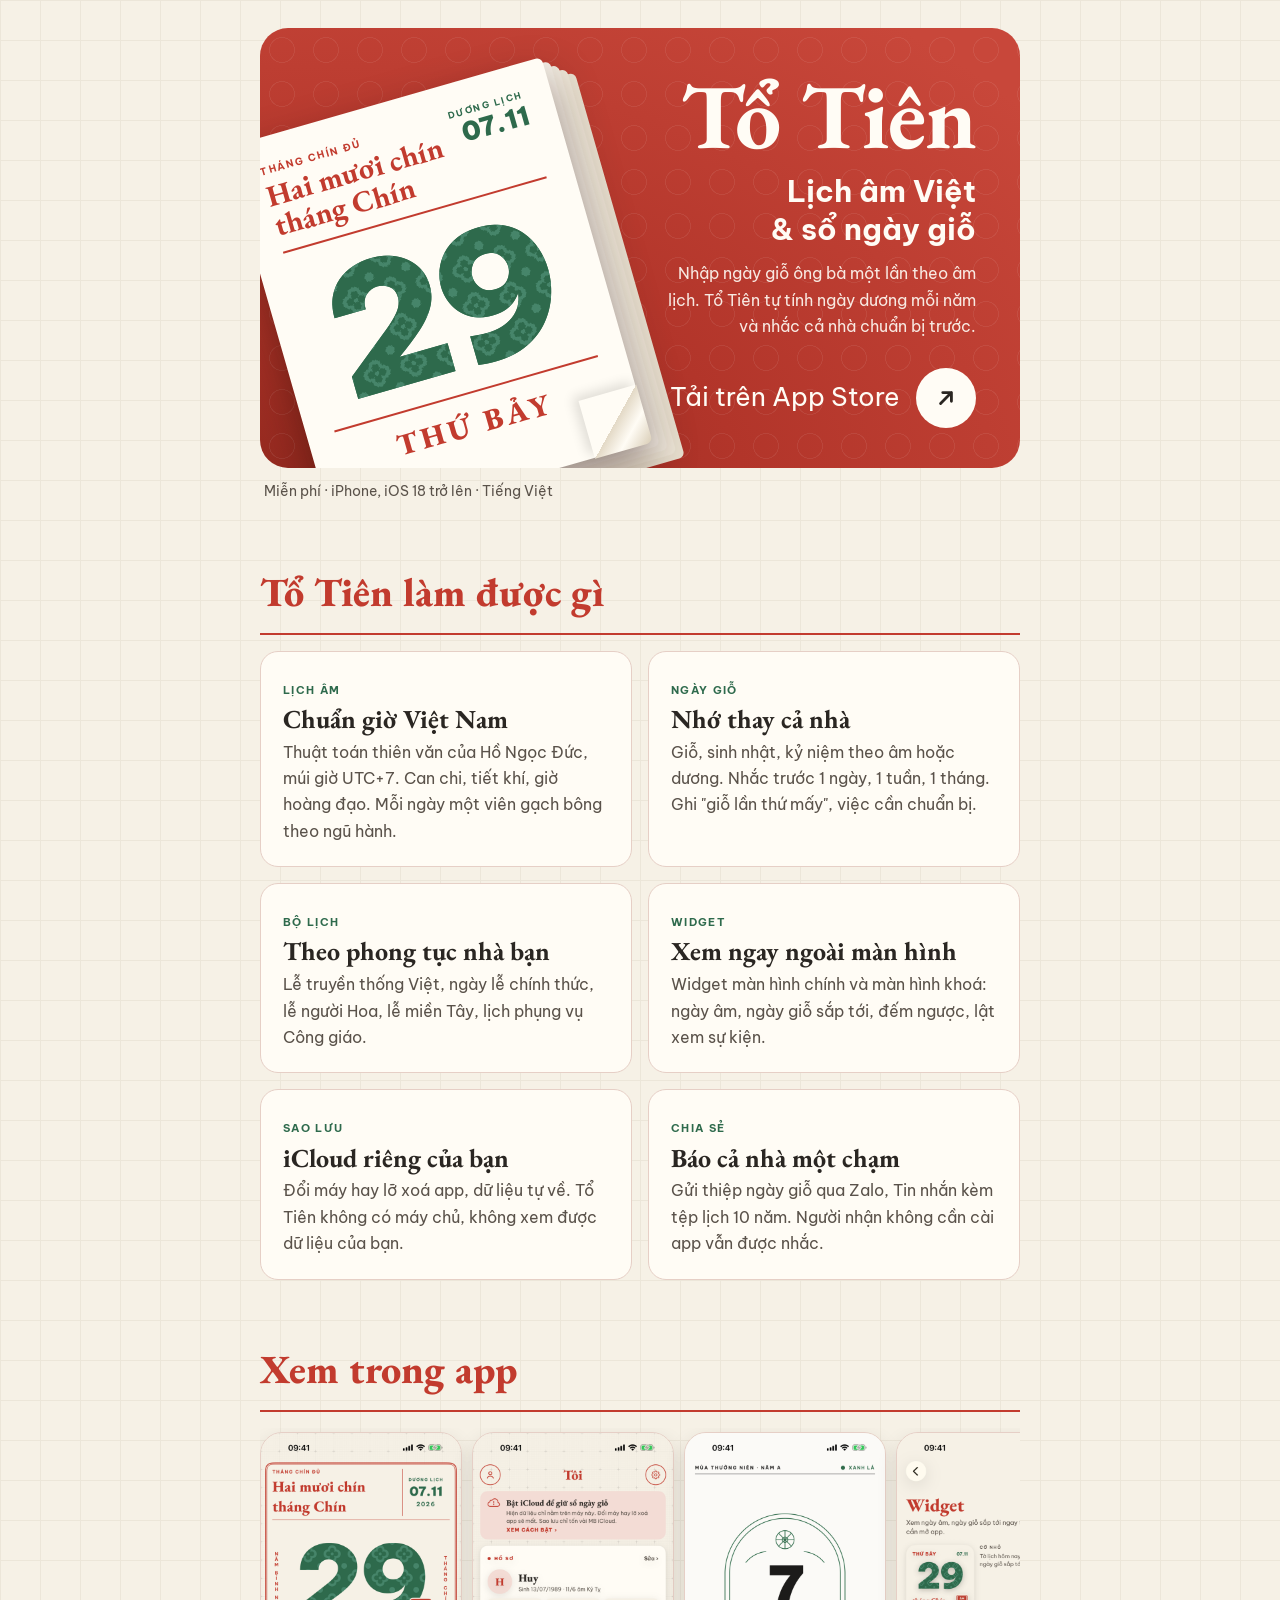
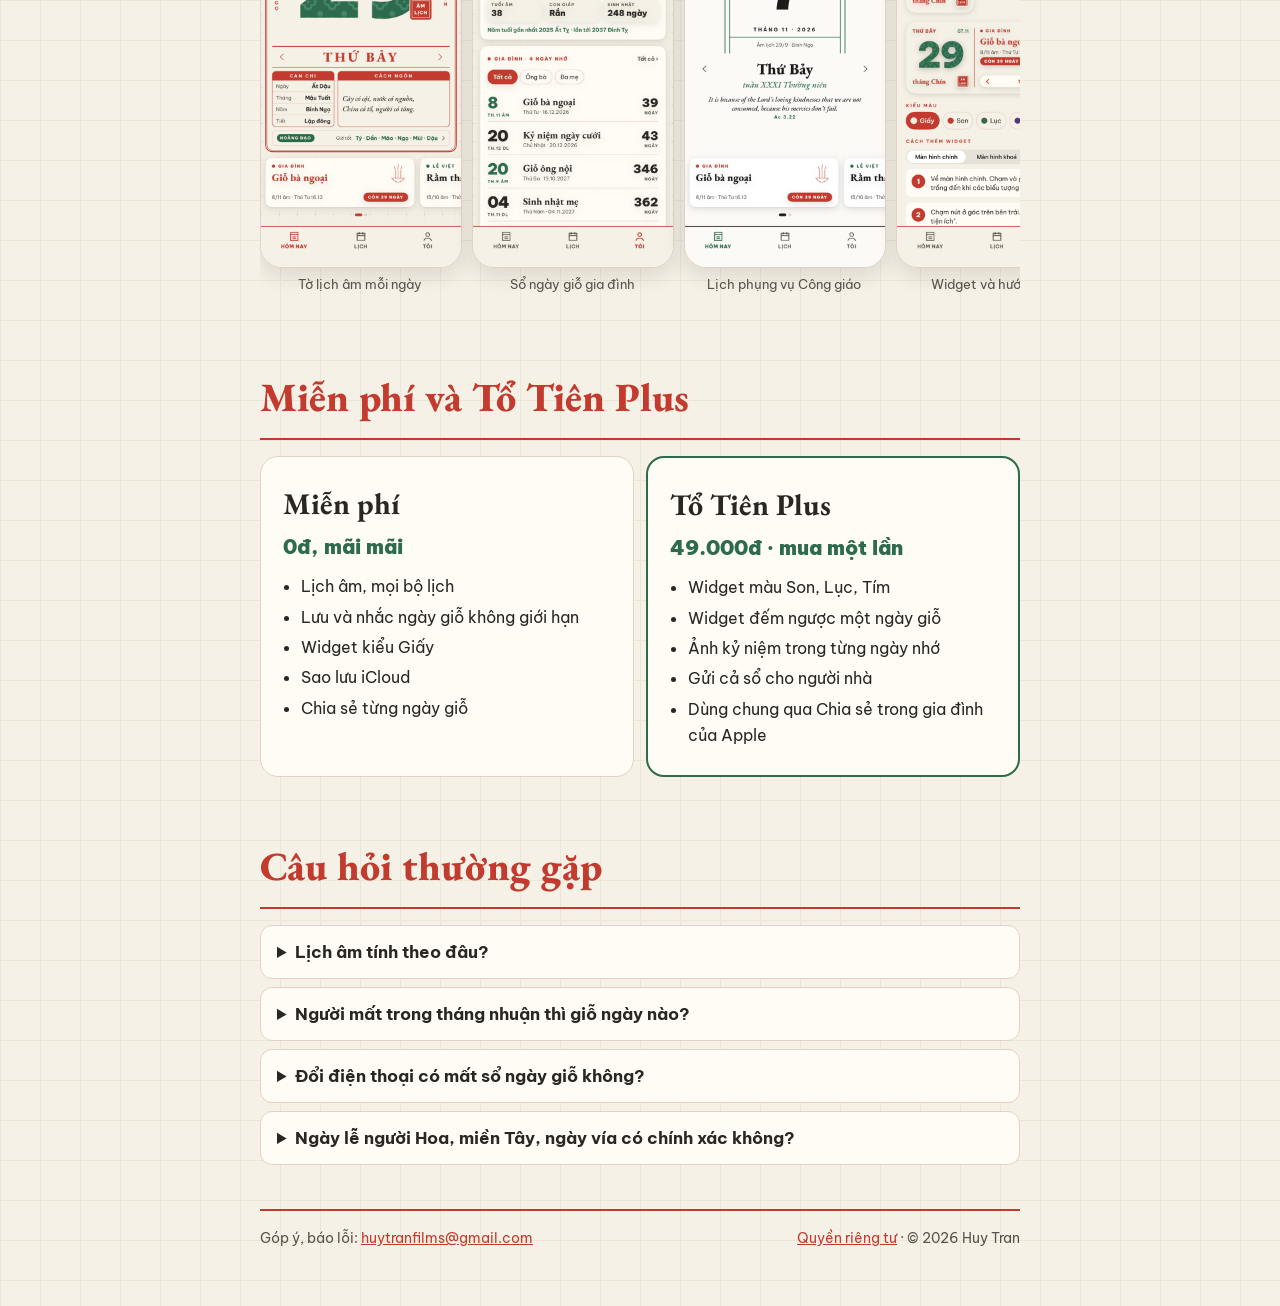
<file: index.html>
<!doctype html>
<html lang="vi"><head><meta charset="utf-8"><meta name="viewport" content="width=device-width,initial-scale=1">
<title>Tổ Tiên · Lịch âm Việt</title>
<meta name="description" content="Lịch âm Việt chuẩn giờ Việt Nam và sổ ngày giỗ gia đình. Nhập ngày giỗ một lần theo âm lịch, Tổ Tiên tự tính ngày dương mỗi năm và nhắc bạn chuẩn bị trước.">
<meta name="apple-itunes-app" content="app-id=6827442692">
<meta property="og:type" content="website">
<meta property="og:site_name" content="Tổ Tiên">
<meta property="og:title" content="Tổ Tiên · Lịch âm Việt & sổ ngày giỗ">
<meta property="og:description" content="Ngày âm chuẩn giờ Việt Nam. Nhớ ngày giỗ ông bà, nhắc trước để chuẩn bị. Miễn phí trên App Store.">
<meta property="og:image" content="https://huytran1307.github.io/totien-site/img/og.png">
<meta property="og:image:width" content="1200">
<meta property="og:image:height" content="630">
<meta property="og:url" content="https://huytran1307.github.io/totien-site/">
<meta name="twitter:card" content="summary_large_image">
<link rel="stylesheet" href="https://fonts.googleapis.com/css2?family=EB+Garamond:wght@700;800&family=Be+Vietnam+Pro:wght@400;700;900&display=swap">
<style>
/* Trang giới thiệu một cột: giấy kẻ ô, viền đôi son, son cho tiêu đề, lục cho điểm nhấn — đúng bộ nhận diện của app. Một giao diện sáng như app. */
:root {
  --paper: #F6F1E6; --ivory: #FFFCF5; --ink: #2A2622; --soft: #5A524A;
  --red: #C23B2E; --green: #2E6A4C; --rule: #E6CFC6; --grid: #ECE6D9;
  --serif: "EB Garamond", Georgia, serif; --sans: "Be Vietnam Pro", system-ui, sans-serif;
  color-scheme: light;
}
body { margin: 0; color: var(--ink); font: 17px/1.65 var(--sans);
  background: var(--paper);
  background-image: linear-gradient(var(--grid) 1px, transparent 1px), linear-gradient(90deg, var(--grid) 1px, transparent 1px);
  background-size: 40px 40px; }
main { max-width: 760px; margin: 0 auto; padding-block: 28px 56px;
  padding-left: max(16px, env(safe-area-inset-left, 0px)); padding-right: max(16px, env(safe-area-inset-right, 0px)); }
a { color: var(--red); }
.hero { position: relative; overflow: hidden; border-radius: 28px; min-height: 420px; color: #FFFCF5;
  background: radial-gradient(120% 140% at 10% 110%, #8E271D 0%, #B2352A 45%, #C8473A 100%); }
.hero::before { content: ""; position: absolute; inset: 0; opacity: .07;
  background-image: radial-gradient(circle at 50% 50%, transparent 38%, #fff 39%, #fff 41%, transparent 42%); background-size: 44px 44px; }
.hero .copy { position: relative; margin-left: auto; width: 54%; min-height: 420px; box-sizing: border-box; padding: 44px 44px 40px 0;
  display: flex; flex-direction: column; justify-content: space-between; align-items: flex-end; text-align: right; gap: 28px; }
.hero h1 { font-family: var(--serif); font-weight: 700; font-size: clamp(56px, 9vw, 92px); line-height: .95; margin: 0; letter-spacing: -1px; }
.hero .lead { font-weight: 700; font-size: clamp(22px, 3.2vw, 30px); line-height: 1.25; margin: 14px 0 0; }
.hero .more { font-size: 16px; opacity: .9; margin: 12px 0 0; max-width: 30ch; margin-left: auto; }
.cta { display: inline-flex; align-items: center; gap: 16px; color: #FFFCF5; text-decoration: none; font-size: clamp(20px, 2.6vw, 26px); }
.cta .btn { width: 60px; height: 60px; border-radius: 50%; background: #FFFCF5; display: grid; place-items: center; flex: none; }
.cta:hover .btn { transform: rotate(8deg); }
.cta .btn { transition: transform .2s ease; }
.stack { position: absolute; left: -36px; top: 120px; transform: rotate(-16deg); transform-origin: left top; }
.sheet { position: absolute; width: 330px; height: 400px; background: #FFFCF5; border-radius: 6px; }
.s5 { left: 28px; top: 24px; background: #E9E1D0; } .s4 { left: 21px; top: 18px; background: #EFE8D9; }
.s3 { left: 14px; top: 12px; background: #F3EDE1; } .s2 { left: 7px; top: 6px; background: #F8F3EA; }
.s1 { left: 0; top: 0; box-shadow: 0 20px 44px rgba(40,10,5,.45); padding: 26px 28px; box-sizing: border-box; color: #C23B2E; }
.s1 .top { display: flex; justify-content: space-between; align-items: flex-start; border-bottom: 2px solid #C23B2E; padding-bottom: 10px; }
.s1 .m { font-family: var(--serif); font-size: 30px; line-height: 1.05; font-weight: 700; white-space: nowrap; }
.s1 .cap { font-weight: 700; font-size: 10px; letter-spacing: .18em; }
.s1 .dl { text-align: right; color: #2E6A4C; font-weight: 900; font-size: 26px; line-height: 1; }
.s1 .dl small { display: block; font-size: 9px; letter-spacing: .2em; font-weight: 700; margin-bottom: 4px; white-space: nowrap; }
.s1 .num { font-weight: 900; font-size: 176px; letter-spacing: -9px; line-height: 1; margin-top: 8px; text-align: center;
  background: url("data:image/svg+xml,%3Csvg%20xmlns%3D%22http%3A//www.w3.org/2000/svg%22%20width%3D%22100%22%20height%3D%22100%22%20viewBox%3D%220%200%20100%20100%22%3E%3Crect%20width%3D%22100%22%20height%3D%22100%22%20fill%3D%22%232E6A4C%22/%3E%3Cg%20fill%3D%22%2346856A%22%3E%3Ccircle%20cx%3D%220%22%20cy%3D%220%22%20r%3D%2212%22/%3E%3Ccircle%20cx%3D%22100%22%20cy%3D%220%22%20r%3D%2212%22/%3E%3Ccircle%20cx%3D%220%22%20cy%3D%22100%22%20r%3D%2212%22/%3E%3Ccircle%20cx%3D%22100%22%20cy%3D%22100%22%20r%3D%2212%22/%3E%3Ccircle%20cx%3D%2250%22%20cy%3D%2232%22%20r%3D%2218%22/%3E%3Ccircle%20cx%3D%2268%22%20cy%3D%2250%22%20r%3D%2218%22/%3E%3Ccircle%20cx%3D%2250%22%20cy%3D%2268%22%20r%3D%2218%22/%3E%3Ccircle%20cx%3D%2232%22%20cy%3D%2250%22%20r%3D%2218%22/%3E%3C/g%3E%3Cg%20fill%3D%22%232E6A4C%22%3E%3Ccircle%20cx%3D%2250%22%20cy%3D%2235%22%20r%3D%2210%22/%3E%3Ccircle%20cx%3D%2265%22%20cy%3D%2250%22%20r%3D%2210%22/%3E%3Ccircle%20cx%3D%2250%22%20cy%3D%2265%22%20r%3D%2210%22/%3E%3Ccircle%20cx%3D%2235%22%20cy%3D%2250%22%20r%3D%2210%22/%3E%3Ccircle%20cx%3D%2250%22%20cy%3D%2250%22%20r%3D%2212%22/%3E%3C/g%3E%3Ccircle%20cx%3D%2250%22%20cy%3D%2250%22%20r%3D%226%22%20fill%3D%22%2346856A%22/%3E%3C/svg%3E") 0 0/38px 38px, #2E6A4C; -webkit-background-clip: text; background-clip: text; -webkit-text-fill-color: transparent; color: #2E6A4C; }
.s1 .dow { font-family: var(--serif); font-weight: 800; font-size: 30px; letter-spacing: .14em; text-align: center; border-top: 2px solid #C23B2E; padding-top: 6px; }
.curl { position: absolute; right: -1px; bottom: -1px; width: 60px; height: 60px; border-radius: 0 0 6px 0;
  background: linear-gradient(135deg, transparent 50%, #E3D9C6 50%, #FFFCF5 72%, #D9CDB6 100%); box-shadow: -5px -5px 12px rgba(0,0,0,.12); }
.note { font-size: 14px; color: var(--soft); margin: 12px 4px 0; }
h2 { font-family: var(--serif); font-weight: 800; color: var(--red); font-size: clamp(32px, 5vw, 40px); margin: 56px 0 16px;
  padding-bottom: 8px; border-bottom: 2px solid var(--red); text-wrap: balance; }
.features { display: grid; grid-template-columns: repeat(2, minmax(0, 1fr)); gap: 16px; }
.feature { background: var(--ivory); border: 1px solid var(--rule); border-radius: 18px; padding: 22px; min-width: 0; }
.feature h3 { font-family: var(--serif); font-size: 26px; line-height: 1.15; margin: 0 0 4px; color: var(--ink); }
.feature p { margin: 0; color: var(--soft); font-size: 16px; }
.tag { display: inline-block; font-size: 11px; font-weight: 700; letter-spacing: .12em; color: var(--green); text-transform: uppercase; margin-bottom: 6px; }
.shots { display: flex; gap: 12px; overflow-x: auto; padding: 4px 2px 12px; scroll-snap-type: x mandatory; }
.shots figure { margin: 0; flex: 0 0 min(200px, 46%); scroll-snap-align: start; }
.shots img { width: 100%; height: auto; display: block; border-radius: 22px; border: 1px solid var(--rule); box-shadow: 0 8px 20px rgba(42,38,34,.12); }
.shots figcaption { font-size: 13px; color: var(--soft); text-align: center; margin-top: 6px; }
.plans { display: grid; grid-template-columns: repeat(2, minmax(0, 1fr)); gap: 12px; }
.plan { border: 1px solid var(--rule); border-radius: 18px; padding: 22px; background: var(--ivory); min-width: 0; }
.plan.plus { border: 2px solid var(--green); }
.plan h3 { font-family: var(--serif); font-size: 30px; margin: 0; }
.price { font-weight: 900; font-size: 20px; color: var(--green); margin: 2px 0 10px; }
.plan ul { margin: 0; padding-left: 18px; color: var(--ink); font-size: 16px; }
.plan li { margin: 4px 0; }
details { background: var(--ivory); border: 1px solid var(--rule); border-radius: 12px; padding: 12px 16px; margin: 8px 0; }
summary { font-weight: 700; cursor: pointer; min-height: 28px; }
details p { margin: 8px 0 0; color: var(--soft); }
footer { margin-top: 44px; padding-top: 16px; border-top: 2px solid var(--red); font-size: 14px; color: var(--soft);
  display: flex; flex-wrap: wrap; gap: 8px 20px; justify-content: space-between; }
:focus-visible { outline: 2px solid var(--red); outline-offset: 2px; }
@media (max-width: 620px) {
  .hero { min-height: 740px; }
  .hero .copy { width: 100%; min-height: 0; padding: 32px 28px 28px; align-items: flex-start; text-align: left; position: absolute; bottom: 0; justify-content: flex-end;
    background: linear-gradient(to top, #8E271D 55%, rgba(142,39,29,0)); padding-top: 60px; }
  .hero .more { margin-left: 0; }
  .stack { left: 28px; top: 56px; transform: rotate(-10deg) scale(.72); }
  .features, .plans { grid-template-columns: 1fr; }
}
</style>
<link rel="icon" href="img/icon.png">
</head><body>
<main>
  <section class="hero" aria-label="Tổ Tiên">
    <div class="stack" aria-hidden="true">
      <div class="sheet s5"></div><div class="sheet s4"></div><div class="sheet s3"></div><div class="sheet s2"></div>
      <div class="sheet s1">
        <div class="top"><div><div class="cap">THÁNG CHÍN ĐỦ</div><div class="m">Hai mươi chín<br>tháng Chín</div></div><div class="dl"><small>DƯƠNG LỊCH</small>07.11</div></div>
        <div class="num">29</div><div class="dow">THỨ BẢY</div><div class="curl"></div>
      </div>
    </div>
    <div class="copy">
      <div>
        <h1>Tổ Tiên</h1>
        <p class="lead">Lịch âm Việt<br>&amp; sổ ngày giỗ</p>
        <p class="more">Nhập ngày giỗ ông bà một lần theo âm lịch. Tổ Tiên tự tính ngày dương mỗi năm và nhắc cả nhà chuẩn bị trước.</p>
      </div>
      <a class="cta" href="https://apps.apple.com/vn/app/id6827442692">Tải trên App Store
        <span class="btn"><svg width="26" height="26" viewBox="0 0 24 24" aria-hidden="true"><path d="M7 17L17 7M9 7h8v8" fill="none" stroke="#2A2622" stroke-width="2.6" stroke-linecap="round" stroke-linejoin="round"/></svg></span></a>
    </div>
  </section>
  <p class="note">Miễn phí · iPhone, iOS 18 trở lên · Tiếng Việt</p>

  <h2>Tổ Tiên làm được gì</h2>
  <div class="features">
    <div class="feature"><span class="tag">Lịch âm</span><h3>Chuẩn giờ Việt Nam</h3><p>Thuật toán thiên văn của Hồ Ngọc Đức, múi giờ UTC+7. Can chi, tiết khí, giờ hoàng đạo. Mỗi ngày một viên gạch bông theo ngũ hành.</p></div>
    <div class="feature"><span class="tag">Ngày giỗ</span><h3>Nhớ thay cả nhà</h3><p>Giỗ, sinh nhật, kỷ niệm theo âm hoặc dương. Nhắc trước 1 ngày, 1 tuần, 1 tháng. Ghi "giỗ lần thứ mấy", việc cần chuẩn bị.</p></div>
    <div class="feature"><span class="tag">Bộ lịch</span><h3>Theo phong tục nhà bạn</h3><p>Lễ truyền thống Việt, ngày lễ chính thức, lễ người Hoa, lễ miền Tây, lịch phụng vụ Công giáo.</p></div>
    <div class="feature"><span class="tag">Widget</span><h3>Xem ngay ngoài màn hình</h3><p>Widget màn hình chính và màn hình khoá: ngày âm, ngày giỗ sắp tới, đếm ngược, lật xem sự kiện.</p></div>
    <div class="feature"><span class="tag">Sao lưu</span><h3>iCloud riêng của bạn</h3><p>Đổi máy hay lỡ xoá app, dữ liệu tự về. Tổ Tiên không có máy chủ, không xem được dữ liệu của bạn.</p></div>
    <div class="feature"><span class="tag">Chia sẻ</span><h3>Báo cả nhà một chạm</h3><p>Gửi thiệp ngày giỗ qua Zalo, Tin nhắn kèm tệp lịch 10 năm. Người nhận không cần cài app vẫn được nhắc.</p></div>
  </div>

  <h2>Xem trong app</h2>
  <div class="shots">
    <figure><img src="img/today.png" alt="Màn Hôm nay, tờ lịch âm"><figcaption>Tờ lịch âm mỗi ngày</figcaption></figure>
    <figure><img src="img/me.png" alt="Tab Tôi với sổ Gia đình"><figcaption>Sổ ngày giỗ gia đình</figcaption></figure>
    <figure><img src="img/lit.png" alt="Tờ lịch phụng vụ Công giáo"><figcaption>Lịch phụng vụ Công giáo</figcaption></figure>
    <figure><img src="img/widget.png" alt="Trang hướng dẫn widget"><figcaption>Widget và hướng dẫn</figcaption></figure>
  </div>

  <h2>Miễn phí và Tổ Tiên Plus</h2>
  <div class="plans">
    <div class="plan"><h3>Miễn phí</h3><p class="price">0đ, mãi mãi</p>
      <ul><li>Lịch âm, mọi bộ lịch</li><li>Lưu và nhắc ngày giỗ không giới hạn</li><li>Widget kiểu Giấy</li><li>Sao lưu iCloud</li><li>Chia sẻ từng ngày giỗ</li></ul></div>
    <div class="plan plus"><h3>Tổ Tiên Plus</h3><p class="price">49.000đ · mua một lần</p>
      <ul><li>Widget màu Son, Lục, Tím</li><li>Widget đếm ngược một ngày giỗ</li><li>Ảnh kỷ niệm trong từng ngày nhớ</li><li>Gửi cả sổ cho người nhà</li><li>Dùng chung qua Chia sẻ trong gia đình của Apple</li></ul></div>
  </div>

  <h2>Câu hỏi thường gặp</h2>
  <details><summary>Lịch âm tính theo đâu?</summary><p>Theo thuật toán thiên văn của Hồ Ngọc Đức, múi giờ Việt Nam (UTC+7). Có năm lịch Trung Quốc lệch một ngày so với lịch Việt (vd. Tết 1985, 2007, 2030).</p></details>
  <details><summary>Người mất trong tháng nhuận thì giỗ ngày nào?</summary><p>Giỗ theo tháng thường cùng số. Ngày 30 mà năm đó tháng chỉ có 29 ngày thì giỗ ngày 29.</p></details>
  <details><summary>Đổi điện thoại có mất sổ ngày giỗ không?</summary><p>Không, nếu iPhone bật iCloud. Đăng nhập cùng tài khoản Apple trên máy mới, cài Tổ Tiên là dữ liệu tự về. Lỡ xoá một ngày thì vào Đã xoá gần đây để khôi phục trong 30 ngày.</p></details>
  <details><summary>Ngày lễ người Hoa, miền Tây, ngày vía có chính xác không?</summary><p>Ngày có nguồn rõ mới hiện trên lịch; ngày chưa kiểm chứng nằm trong mục gợi ý để bạn tự chọn. Phong tục mỗi nơi có khác, bạn sửa theo lệ nhà mình. Thấy sai, nhờ báo qua email bên dưới.</p></details>

  <footer>
    <span>Góp ý, báo lỗi: <a href="mailto:huytranfilms@gmail.com">huytranfilms@gmail.com</a></span>
    <span><a href="privacy.html">Quyền riêng tư</a> · © 2026 Huy Tran</span>
  </footer>
</main>

</body></html>
</file>
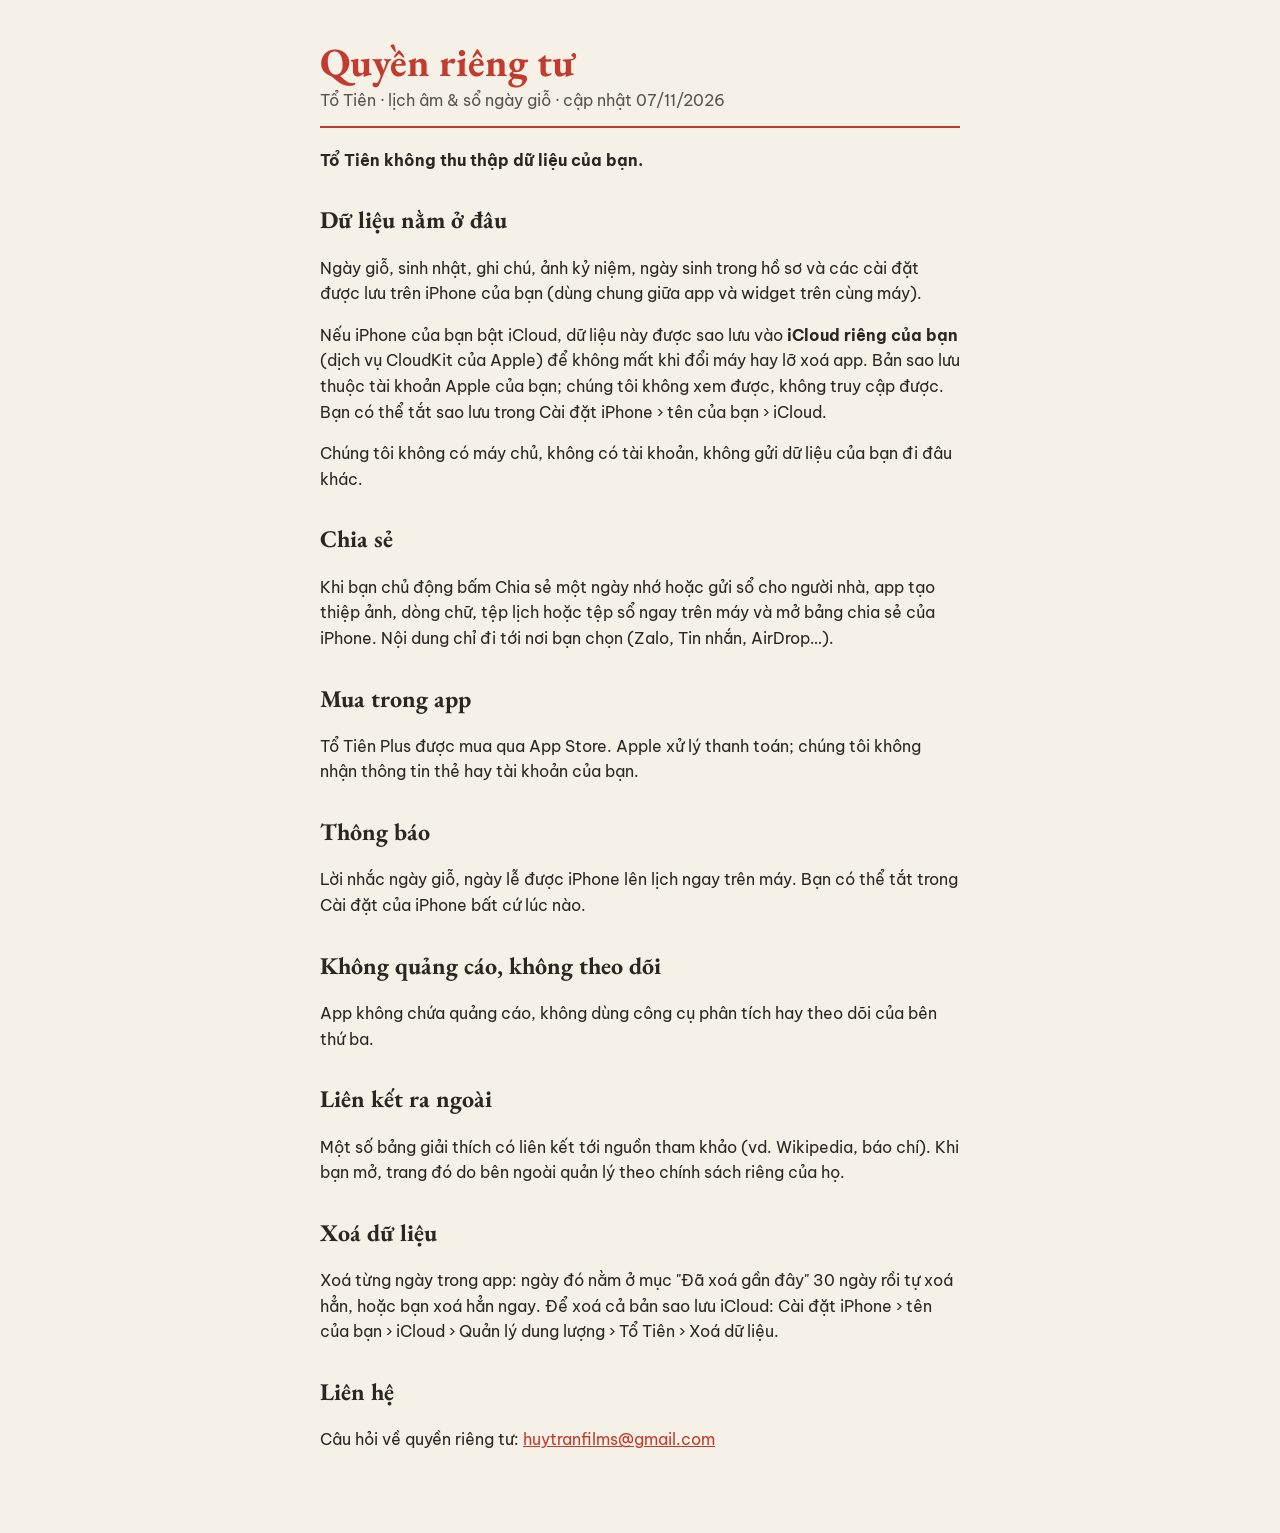
<file: privacy.html>
<!doctype html><html lang="vi"><head><meta charset="utf-8"><meta name="viewport" content="width=device-width,initial-scale=1">
<title>Tổ Tiên · Quyền riêng tư</title>
<link rel="stylesheet" href="https://fonts.googleapis.com/css2?family=EB+Garamond:wght@800&family=Be+Vietnam+Pro:wght@400;700&display=swap">
<link rel="stylesheet" href="style.css"></head><body><main>
<h1>Quyền riêng tư</h1>
<p class="sub">Tổ Tiên · lịch âm &amp; sổ ngày giỗ · cập nhật 07/11/2026</p>
<p><strong>Tổ Tiên không thu thập dữ liệu của bạn.</strong></p>
<h2>Dữ liệu nằm ở đâu</h2>
<p>Ngày giỗ, sinh nhật, ghi chú, ảnh kỷ niệm, ngày sinh trong hồ sơ và các cài đặt được lưu trên iPhone của bạn (dùng chung giữa app và widget trên cùng máy).</p>
<p>Nếu iPhone của bạn bật iCloud, dữ liệu này được sao lưu vào <strong>iCloud riêng của bạn</strong> (dịch vụ CloudKit của Apple) để không mất khi đổi máy hay lỡ xoá app. Bản sao lưu thuộc tài khoản Apple của bạn; chúng tôi không xem được, không truy cập được. Bạn có thể tắt sao lưu trong Cài đặt iPhone › tên của bạn › iCloud.</p>
<p>Chúng tôi không có máy chủ, không có tài khoản, không gửi dữ liệu của bạn đi đâu khác.</p>
<h2>Chia sẻ</h2>
<p>Khi bạn chủ động bấm Chia sẻ một ngày nhớ hoặc gửi sổ cho người nhà, app tạo thiệp ảnh, dòng chữ, tệp lịch hoặc tệp sổ ngay trên máy và mở bảng chia sẻ của iPhone. Nội dung chỉ đi tới nơi bạn chọn (Zalo, Tin nhắn, AirDrop…).</p>
<h2>Mua trong app</h2>
<p>Tổ Tiên Plus được mua qua App Store. Apple xử lý thanh toán; chúng tôi không nhận thông tin thẻ hay tài khoản của bạn.</p>
<h2>Thông báo</h2>
<p>Lời nhắc ngày giỗ, ngày lễ được iPhone lên lịch ngay trên máy. Bạn có thể tắt trong Cài đặt của iPhone bất cứ lúc nào.</p>
<h2>Không quảng cáo, không theo dõi</h2>
<p>App không chứa quảng cáo, không dùng công cụ phân tích hay theo dõi của bên thứ ba.</p>
<h2>Liên kết ra ngoài</h2>
<p>Một số bảng giải thích có liên kết tới nguồn tham khảo (vd. Wikipedia, báo chí). Khi bạn mở, trang đó do bên ngoài quản lý theo chính sách riêng của họ.</p>
<h2>Xoá dữ liệu</h2>
<p>Xoá từng ngày trong app: ngày đó nằm ở mục "Đã xoá gần đây" 30 ngày rồi tự xoá hẳn, hoặc bạn xoá hẳn ngay. Để xoá cả bản sao lưu iCloud: Cài đặt iPhone › tên của bạn › iCloud › Quản lý dung lượng › Tổ Tiên › Xoá dữ liệu.</p>
<h2>Liên hệ</h2>
<p>Câu hỏi về quyền riêng tư: <a href="mailto:huytranfilms@gmail.com">huytranfilms@gmail.com</a></p>
</main></body></html>
</file>
<file: style.css>
:root{--paper:#F6F1E6;--ink:#2A2622;--soft:#5A524A;--red:#C23B2E;--green:#2E6A4C}
body{margin:0;background:var(--paper);color:var(--ink);font:16px/1.6 "Be Vietnam Pro",system-ui,sans-serif}
main{max-width:640px;margin:0 auto;padding:40px 16px 64px}
h1{font-family:"EB Garamond",Georgia,serif;color:var(--red);font-size:40px;line-height:1.1;margin:0 0 4px}
h2{font-family:"EB Garamond",Georgia,serif;font-size:24px;margin:28px 0 6px}
.sub{color:var(--soft);margin:0 0 20px;border-bottom:2px solid var(--red);padding-bottom:12px}
a{color:var(--red)}
small{color:var(--soft)}
</file>
